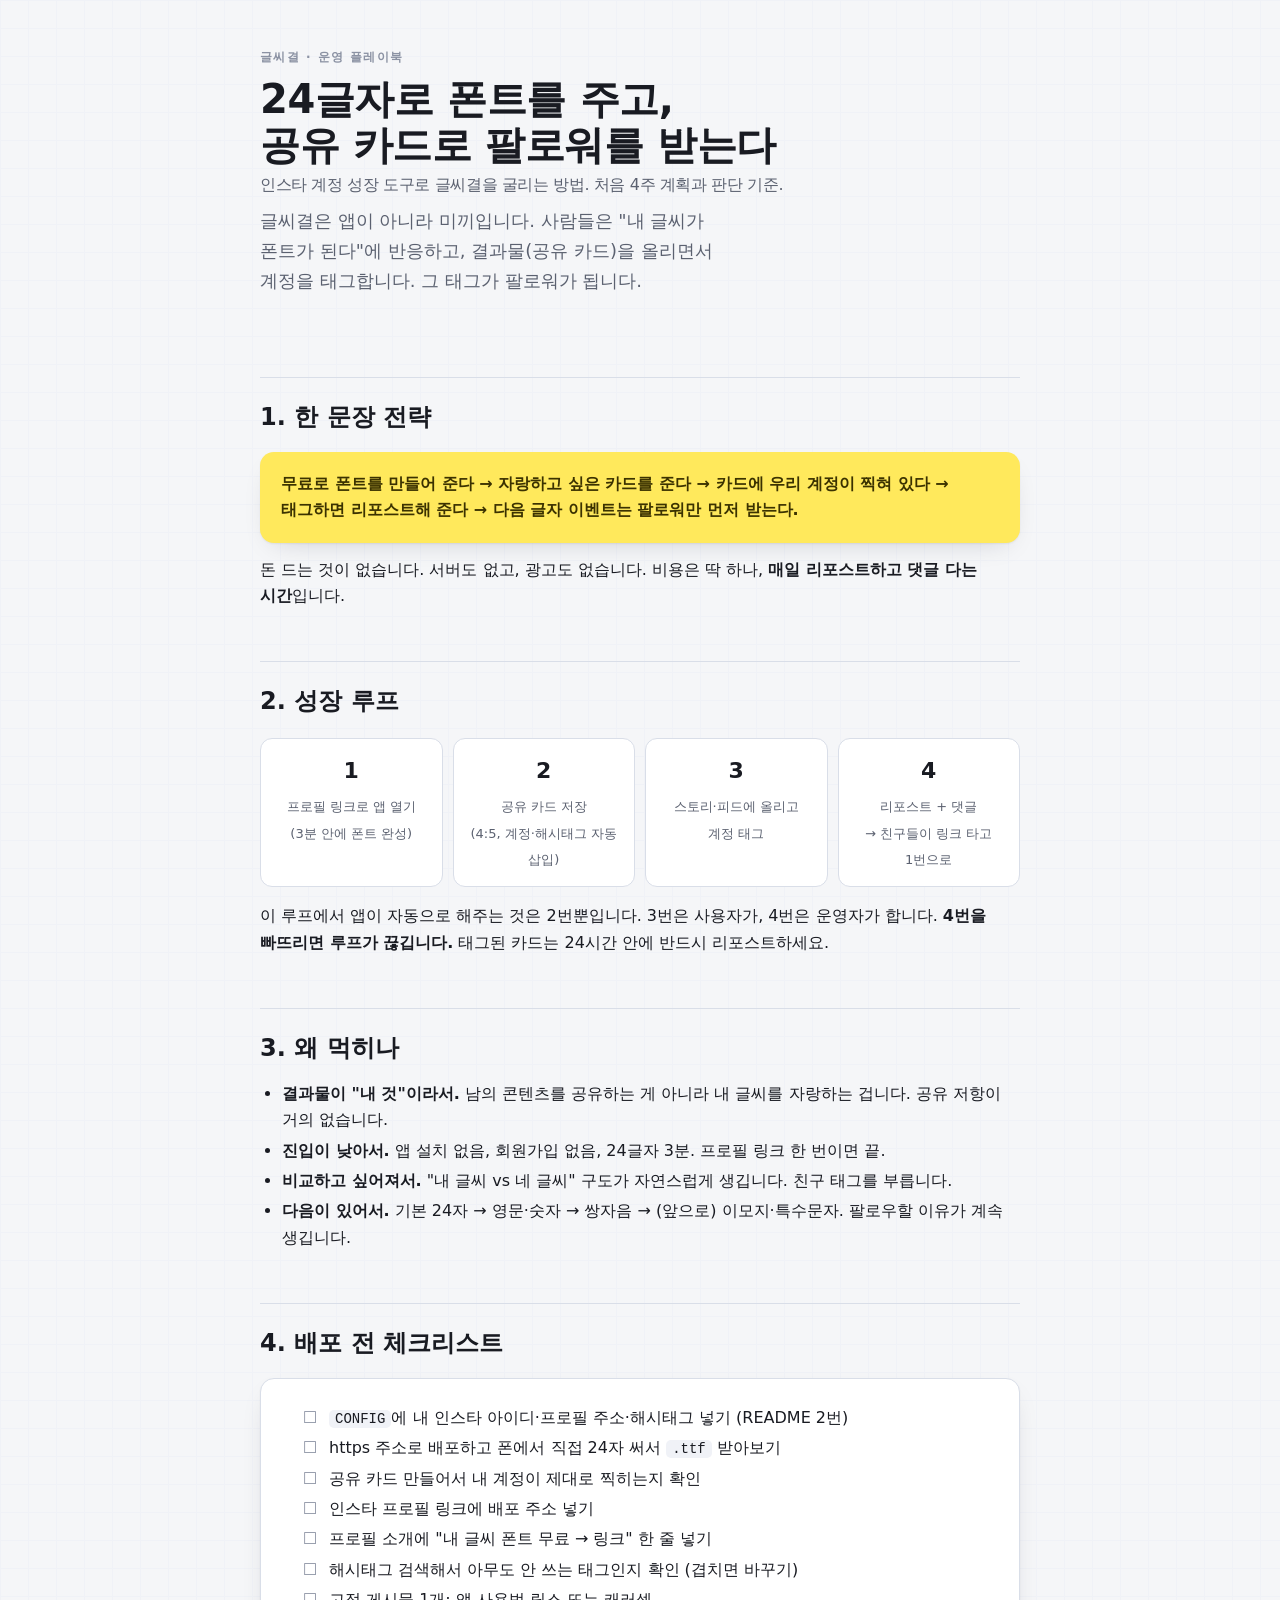
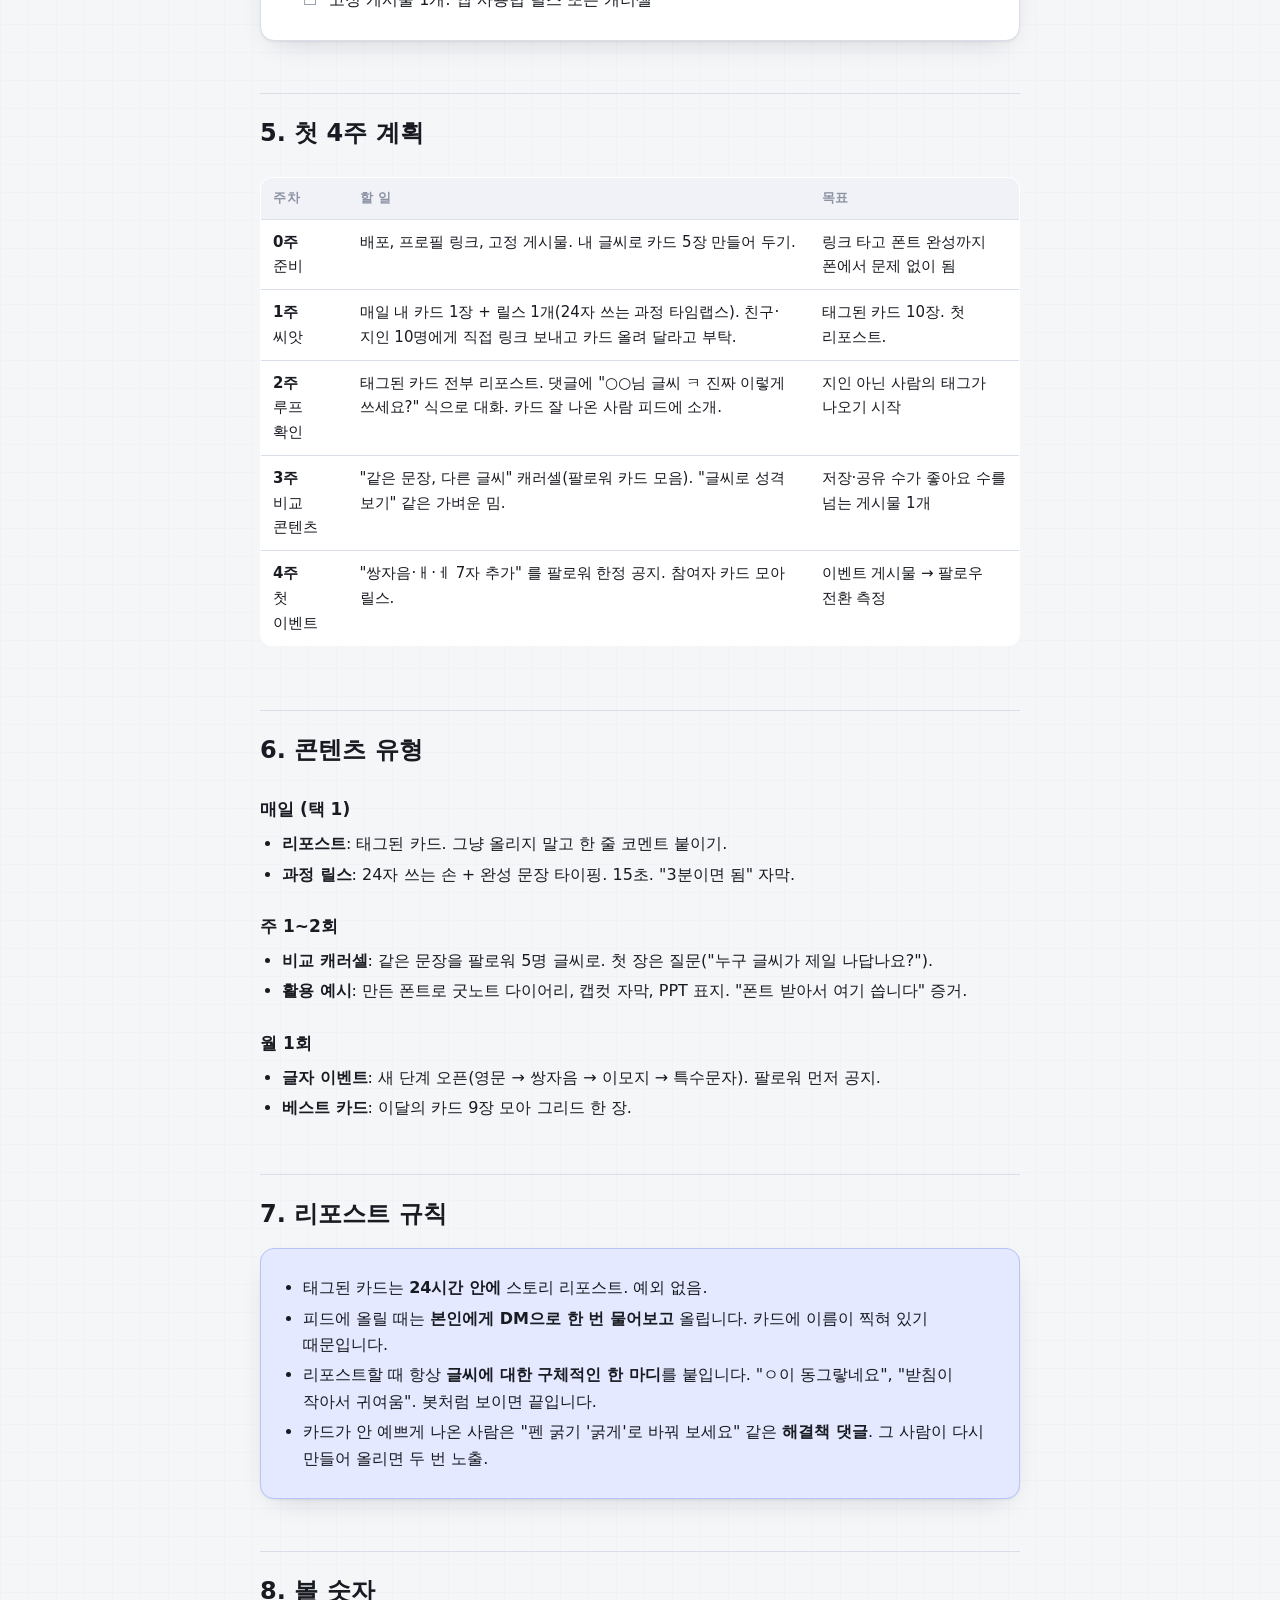
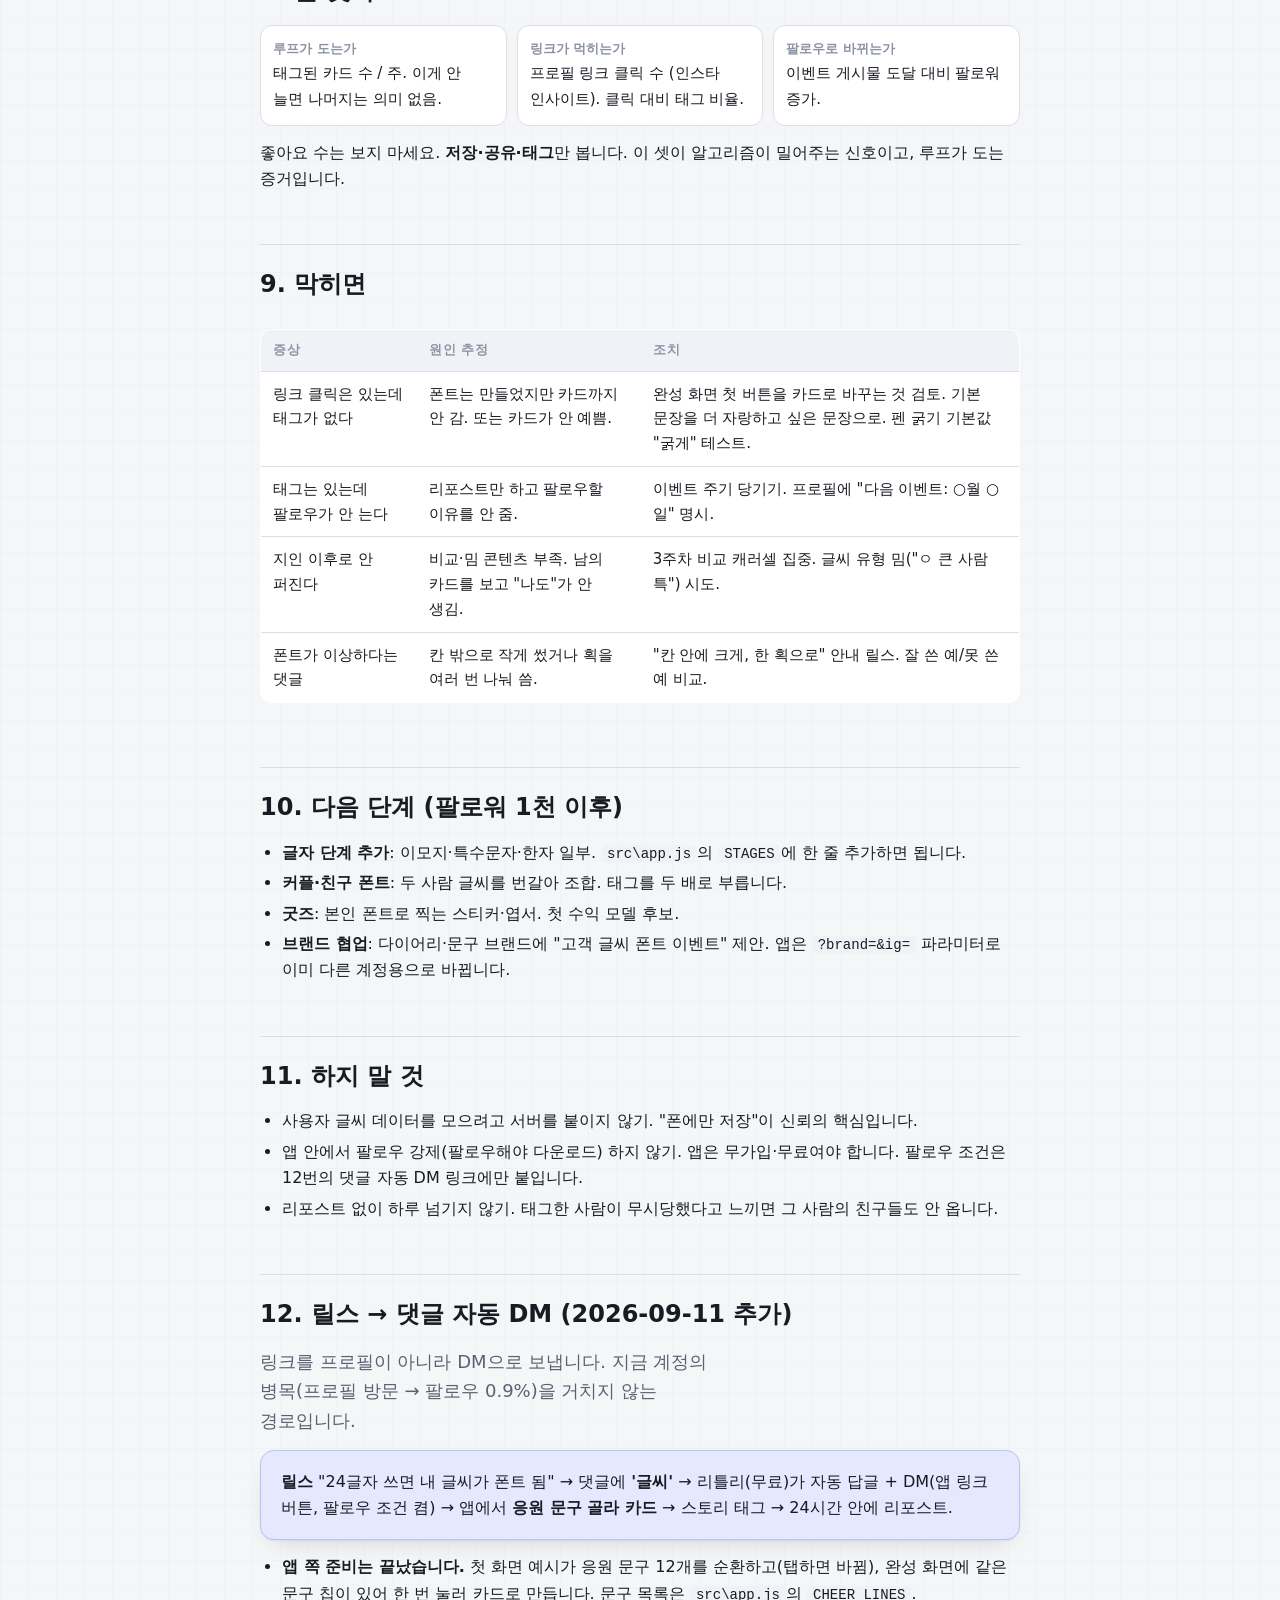
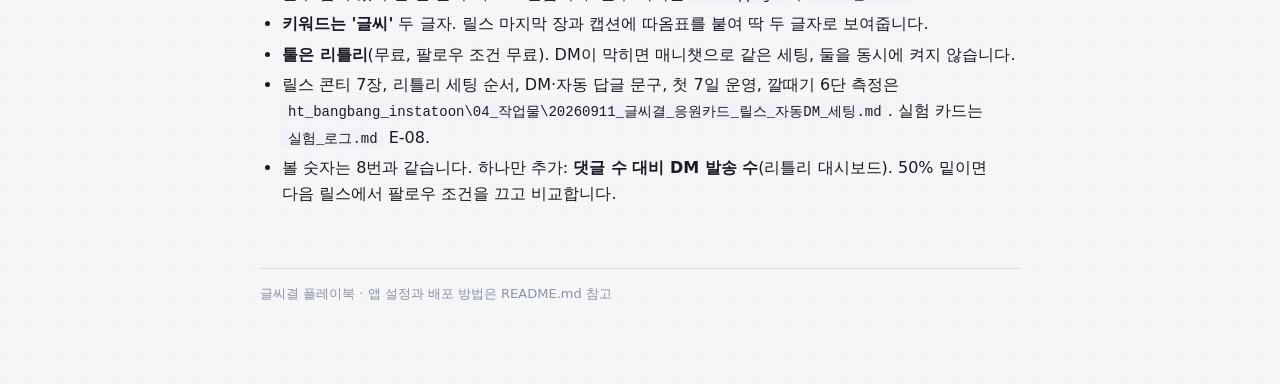
<file: 플레이북.html>
<!DOCTYPE html>
<html lang="ko">
<head>
<meta charset="utf-8">
<meta name="viewport" content="width=device-width, initial-scale=1">
<title>글씨결 플레이북</title>
<style>
  :root {
    --paper: #F5F6F8; --paper-2: #FFFFFF; --line: #D9DEE8; --grid-2: #F0F2F7;
    --ink: #191B22; --ink-2: #5B6170; --ink-3: #8B92A3;
    --pen: #2044C8; --pen-soft: #E4E9FF; --pen-line: #B8C4F5;
    --hl: #FFE95C; --hl-ink: #3B3200;
    --ok: #1B9556; --danger: #D64545;
  }
  @media (prefers-color-scheme: dark) {
    :root { --paper: #14161C; --paper-2: #1C1F27; --line: #2C3140; --grid-2: #1F222C; --ink: #ECEEF3; --ink-2: #A9B0C2; --ink-3: #757C8E; --pen: #7E9AFF; --pen-soft: #242C4C; --pen-line: #3B4A85; --hl: #E3CB3E; --hl-ink: #1A1600; --ok: #3CC47C; --danger: #F06A6A; }
  }
  * { box-sizing: border-box; }
  body {
    margin: 0; padding: 0 20px 80px; background: var(--paper); color: var(--ink);
    background-image: linear-gradient(var(--grid-2) 1px, transparent 1px), linear-gradient(90deg, var(--grid-2) 1px, transparent 1px);
    background-size: 28px 28px;
    font-family: "Apple SD Gothic Neo", "Malgun Gothic", "Noto Sans KR", system-ui, sans-serif;
    font-size: 16px; line-height: 1.65; word-break: keep-all;
  }
  .wrap { max-width: 760px; margin: 0 auto; }
  header { padding: 48px 0 20px; }
  .eyebrow { font-size: 12px; font-weight: 700; letter-spacing: .12em; text-transform: uppercase; color: var(--ink-3); }
  h1 { font-size: 40px; line-height: 1.15; margin: 8px 0 12px; letter-spacing: -.01em; }
  h1 small { display: block; font-size: 16px; font-weight: 500; color: var(--ink-2); margin-top: 8px; }
  h2 { font-size: 24px; margin: 52px 0 12px; padding-top: 20px; border-top: 1px solid var(--line); }
  h3 { font-size: 17px; margin: 24px 0 8px; }
  p { margin: 10px 0; }
  .lead { font-size: 18px; color: var(--ink-2); max-width: 40ch; }
  .card { background: var(--paper-2); border: 1px solid var(--line); border-radius: 14px; padding: 18px 20px; margin: 14px 0; box-shadow: 0 1px 2px rgba(20,24,40,.06), 0 10px 28px -14px rgba(20,24,40,.22); }
  .card.hl { background: var(--hl); color: var(--hl-ink); border-color: transparent; }
  .card.pen { background: var(--pen-soft); border-color: var(--pen-line); }
  .loop { display: grid; grid-template-columns: repeat(4, 1fr); gap: 10px; margin: 16px 0; }
  .loop div { background: var(--paper-2); border: 1px solid var(--line); border-radius: 12px; padding: 14px 12px; text-align: center; }
  .loop b { display: block; font-size: 22px; margin-bottom: 4px; }
  .loop span { font-size: 13px; color: var(--ink-2); }
  @media (max-width: 560px) { .loop { grid-template-columns: repeat(2, 1fr); } h1 { font-size: 32px; } }
  table { width: 100%; border-collapse: collapse; margin: 12px 0; font-size: 15px; background: var(--paper-2); border: 1px solid var(--line); border-radius: 12px; overflow: hidden; }
  th, td { text-align: left; padding: 10px 12px; border-bottom: 1px solid var(--line); vertical-align: top; }
  th { font-size: 12.5px; letter-spacing: .06em; text-transform: uppercase; color: var(--ink-3); background: var(--grid-2); }
  tr:last-child td { border-bottom: 0; }
  .tbl { overflow-x: auto; }
  ul, ol { padding-left: 22px; margin: 8px 0; }
  li { margin: 4px 0; }
  li b { color: var(--ink); }
  code { font-family: Consolas, "SF Mono", monospace; font-size: 14px; background: var(--grid-2); padding: 1px 6px; border-radius: 5px; }
  .kpi { display: grid; grid-template-columns: repeat(3, 1fr); gap: 10px; margin: 14px 0; }
  .kpi div { background: var(--paper-2); border: 1px solid var(--line); border-radius: 12px; padding: 12px; }
  .kpi b { display: block; font-size: 13px; color: var(--ink-3); font-weight: 600; }
  .kpi span { font-size: 15px; }
  @media (max-width: 560px) { .kpi { grid-template-columns: 1fr; } }
  .tag { display: inline-block; font-size: 12px; font-weight: 700; padding: 2px 8px; border-radius: 6px; background: var(--hl); color: var(--hl-ink); margin-right: 6px; vertical-align: middle; }
  .check li { list-style: none; position: relative; padding-left: 26px; }
  .check li::before { content: "☐"; position: absolute; left: 0; color: var(--ink-3); }
  .foot { margin-top: 60px; font-size: 13px; color: var(--ink-3); border-top: 1px solid var(--line); padding-top: 14px; }
</style>
</head>
<body>
<div class="wrap">

<header>
  <div class="eyebrow">글씨결 · 운영 플레이북</div>
  <h1>24글자로 폰트를 주고,<br>공유 카드로 팔로워를 받는다
    <small>인스타 계정 성장 도구로 글씨결을 굴리는 방법. 처음 4주 계획과 판단 기준.</small>
  </h1>
  <p class="lead">글씨결은 앱이 아니라 미끼입니다. 사람들은 "내 글씨가 폰트가 된다"에 반응하고, 결과물(공유 카드)을 올리면서 계정을 태그합니다. 그 태그가 팔로워가 됩니다.</p>
</header>

<h2>1. 한 문장 전략</h2>
<div class="card hl">
  <b>무료로 폰트를 만들어 준다 → 자랑하고 싶은 카드를 준다 → 카드에 우리 계정이 찍혀 있다 → 태그하면 리포스트해 준다 → 다음 글자 이벤트는 팔로워만 먼저 받는다.</b>
</div>
<p>돈 드는 것이 없습니다. 서버도 없고, 광고도 없습니다. 비용은 딱 하나, <b>매일 리포스트하고 댓글 다는 시간</b>입니다.</p>

<h2>2. 성장 루프</h2>
<div class="loop">
  <div><b>1</b><span>프로필 링크로 앱 열기<br>(3분 안에 폰트 완성)</span></div>
  <div><b>2</b><span>공유 카드 저장<br>(4:5, 계정·해시태그 자동 삽입)</span></div>
  <div><b>3</b><span>스토리·피드에 올리고<br>계정 태그</span></div>
  <div><b>4</b><span>리포스트 + 댓글<br>→ 친구들이 링크 타고 1번으로</span></div>
</div>
<p>이 루프에서 앱이 자동으로 해주는 것은 2번뿐입니다. 3번은 사용자가, 4번은 운영자가 합니다. <b>4번을 빠뜨리면 루프가 끊깁니다.</b> 태그된 카드는 24시간 안에 반드시 리포스트하세요.</p>

<h2>3. 왜 먹히나</h2>
<ul>
  <li><b>결과물이 "내 것"이라서.</b> 남의 콘텐츠를 공유하는 게 아니라 내 글씨를 자랑하는 겁니다. 공유 저항이 거의 없습니다.</li>
  <li><b>진입이 낮아서.</b> 앱 설치 없음, 회원가입 없음, 24글자 3분. 프로필 링크 한 번이면 끝.</li>
  <li><b>비교하고 싶어져서.</b> "내 글씨 vs 네 글씨" 구도가 자연스럽게 생깁니다. 친구 태그를 부릅니다.</li>
  <li><b>다음이 있어서.</b> 기본 24자 → 영문·숫자 → 쌍자음 → (앞으로) 이모지·특수문자. 팔로우할 이유가 계속 생깁니다.</li>
</ul>

<h2>4. 배포 전 체크리스트</h2>
<div class="card">
<ul class="check">
  <li><code>CONFIG</code>에 내 인스타 아이디·프로필 주소·해시태그 넣기 (README 2번)</li>
  <li>https 주소로 배포하고 폰에서 직접 24자 써서 <code>.ttf</code> 받아보기</li>
  <li>공유 카드 만들어서 내 계정이 제대로 찍히는지 확인</li>
  <li>인스타 프로필 링크에 배포 주소 넣기</li>
  <li>프로필 소개에 "내 글씨 폰트 무료 → 링크" 한 줄 넣기</li>
  <li>해시태그 검색해서 아무도 안 쓰는 태그인지 확인 (겹치면 바꾸기)</li>
  <li>고정 게시물 1개: 앱 사용법 릴스 또는 캐러셀</li>
</ul>
</div>

<h2>5. 첫 4주 계획</h2>
<div class="tbl"><table>
  <tr><th>주차</th><th>할 일</th><th>목표</th></tr>
  <tr><td><b>0주</b><br>준비</td><td>배포, 프로필 링크, 고정 게시물. 내 글씨로 카드 5장 만들어 두기.</td><td>링크 타고 폰트 완성까지 폰에서 문제 없이 됨</td></tr>
  <tr><td><b>1주</b><br>씨앗</td><td>매일 내 카드 1장 + 릴스 1개(24자 쓰는 과정 타임랩스). 친구·지인 10명에게 직접 링크 보내고 카드 올려 달라고 부탁.</td><td>태그된 카드 10장. 첫 리포스트.</td></tr>
  <tr><td><b>2주</b><br>루프 확인</td><td>태그된 카드 전부 리포스트. 댓글에 "○○님 글씨 ㅋ 진짜 이렇게 쓰세요?" 식으로 대화. 카드 잘 나온 사람 피드에 소개.</td><td>지인 아닌 사람의 태그가 나오기 시작</td></tr>
  <tr><td><b>3주</b><br>비교 콘텐츠</td><td>"같은 문장, 다른 글씨" 캐러셀(팔로워 카드 모음). "글씨로 성격 보기" 같은 가벼운 밈.</td><td>저장·공유 수가 좋아요 수를 넘는 게시물 1개</td></tr>
  <tr><td><b>4주</b><br>첫 이벤트</td><td>"쌍자음·ㅐ·ㅔ 7자 추가" 를 팔로워 한정 공지. 참여자 카드 모아 릴스.</td><td>이벤트 게시물 → 팔로우 전환 측정</td></tr>
</table></div>

<h2>6. 콘텐츠 유형</h2>
<h3>매일 (택 1)</h3>
<ul>
  <li><b>리포스트</b>: 태그된 카드. 그냥 올리지 말고 한 줄 코멘트 붙이기.</li>
  <li><b>과정 릴스</b>: 24자 쓰는 손 + 완성 문장 타이핑. 15초. "3분이면 됨" 자막.</li>
</ul>
<h3>주 1~2회</h3>
<ul>
  <li><b>비교 캐러셀</b>: 같은 문장을 팔로워 5명 글씨로. 첫 장은 질문("누구 글씨가 제일 나답나요?").</li>
  <li><b>활용 예시</b>: 만든 폰트로 굿노트 다이어리, 캡컷 자막, PPT 표지. "폰트 받아서 여기 씁니다" 증거.</li>
</ul>
<h3>월 1회</h3>
<ul>
  <li><b>글자 이벤트</b>: 새 단계 오픈(영문 → 쌍자음 → 이모지 → 특수문자). 팔로워 먼저 공지.</li>
  <li><b>베스트 카드</b>: 이달의 카드 9장 모아 그리드 한 장.</li>
</ul>

<h2>7. 리포스트 규칙</h2>
<div class="card pen">
  <ul>
    <li>태그된 카드는 <b>24시간 안에</b> 스토리 리포스트. 예외 없음.</li>
    <li>피드에 올릴 때는 <b>본인에게 DM으로 한 번 물어보고</b> 올립니다. 카드에 이름이 찍혀 있기 때문입니다.</li>
    <li>리포스트할 때 항상 <b>글씨에 대한 구체적인 한 마디</b>를 붙입니다. "ㅇ이 동그랗네요", "받침이 작아서 귀여움". 봇처럼 보이면 끝입니다.</li>
    <li>카드가 안 예쁘게 나온 사람은 "펜 굵기 '굵게'로 바꿔 보세요" 같은 <b>해결책 댓글</b>. 그 사람이 다시 만들어 올리면 두 번 노출.</li>
  </ul>
</div>

<h2>8. 볼 숫자</h2>
<div class="kpi">
  <div><b>루프가 도는가</b><span>태그된 카드 수 / 주. 이게 안 늘면 나머지는 의미 없음.</span></div>
  <div><b>링크가 먹히는가</b><span>프로필 링크 클릭 수 (인스타 인사이트). 클릭 대비 태그 비율.</span></div>
  <div><b>팔로우로 바뀌는가</b><span>이벤트 게시물 도달 대비 팔로워 증가.</span></div>
</div>
<p>좋아요 수는 보지 마세요. <b>저장·공유·태그</b>만 봅니다. 이 셋이 알고리즘이 밀어주는 신호이고, 루프가 도는 증거입니다.</p>

<h2>9. 막히면</h2>
<div class="tbl"><table>
  <tr><th>증상</th><th>원인 추정</th><th>조치</th></tr>
  <tr><td>링크 클릭은 있는데 태그가 없다</td><td>폰트는 만들었지만 카드까지 안 감. 또는 카드가 안 예쁨.</td><td>완성 화면 첫 버튼을 카드로 바꾸는 것 검토. 기본 문장을 더 자랑하고 싶은 문장으로. 펜 굵기 기본값 "굵게" 테스트.</td></tr>
  <tr><td>태그는 있는데 팔로우가 안 는다</td><td>리포스트만 하고 팔로우할 이유를 안 줌.</td><td>이벤트 주기 당기기. 프로필에 "다음 이벤트: ○월 ○일" 명시.</td></tr>
  <tr><td>지인 이후로 안 퍼진다</td><td>비교·밈 콘텐츠 부족. 남의 카드를 보고 "나도"가 안 생김.</td><td>3주차 비교 캐러셀 집중. 글씨 유형 밈("ㅇ 큰 사람 특") 시도.</td></tr>
  <tr><td>폰트가 이상하다는 댓글</td><td>칸 밖으로 작게 썼거나 획을 여러 번 나눠 씀.</td><td>"칸 안에 크게, 한 획으로" 안내 릴스. 잘 쓴 예/못 쓴 예 비교.</td></tr>
</table></div>

<h2>10. 다음 단계 (팔로워 1천 이후)</h2>
<ul>
  <li><b>글자 단계 추가</b>: 이모지·특수문자·한자 일부. <code>src\app.js</code>의 <code>STAGES</code>에 한 줄 추가하면 됩니다.</li>
  <li><b>커플·친구 폰트</b>: 두 사람 글씨를 번갈아 조합. 태그를 두 배로 부릅니다.</li>
  <li><b>굿즈</b>: 본인 폰트로 찍는 스티커·엽서. 첫 수익 모델 후보.</li>
  <li><b>브랜드 협업</b>: 다이어리·문구 브랜드에 "고객 글씨 폰트 이벤트" 제안. 앱은 <code>?brand=&ig=</code> 파라미터로 이미 다른 계정용으로 바뀝니다.</li>
</ul>

<h2>11. 하지 말 것</h2>
<ul>
  <li>사용자 글씨 데이터를 모으려고 서버를 붙이지 않기. "폰에만 저장"이 신뢰의 핵심입니다.</li>
  <li>앱 안에서 팔로우 강제(팔로우해야 다운로드) 하지 않기. 앱은 무가입·무료여야 합니다. 팔로우 조건은 12번의 댓글 자동 DM 링크에만 붙입니다.</li>
  <li>리포스트 없이 하루 넘기지 않기. 태그한 사람이 무시당했다고 느끼면 그 사람의 친구들도 안 옵니다.</li>
</ul>

<h2>12. 릴스 → 댓글 자동 DM (2026-09-11 추가)</h2>
<p class="lead">링크를 프로필이 아니라 DM으로 보냅니다. 지금 계정의 병목(프로필 방문 → 팔로우 0.9%)을 거치지 않는 경로입니다.</p>
<div class="card pen">
  <b>릴스</b> "24글자 쓰면 내 글씨가 폰트 됨" → 댓글에 <b>'글씨'</b> → 리틀리(무료)가 자동 답글 + DM(앱 링크 버튼, 팔로우 조건 켬) → 앱에서 <b>응원 문구 골라 카드</b> → 스토리 태그 → 24시간 안에 리포스트.
</div>
<ul>
  <li><b>앱 쪽 준비는 끝났습니다.</b> 첫 화면 예시가 응원 문구 12개를 순환하고(탭하면 바뀜), 완성 화면에 같은 문구 칩이 있어 한 번 눌러 카드로 만듭니다. 문구 목록은 <code>src\app.js</code>의 <code>CHEER_LINES</code>.</li>
  <li><b>키워드는 '글씨'</b> 두 글자. 릴스 마지막 장과 캡션에 따옴표를 붙여 딱 두 글자로 보여줍니다.</li>
  <li><b>툴은 리틀리</b>(무료, 팔로우 조건 무료). DM이 막히면 매니챗으로 같은 세팅, 둘을 동시에 켜지 않습니다.</li>
  <li>릴스 콘티 7장, 리틀리 세팅 순서, DM·자동 답글 문구, 첫 7일 운영, 깔때기 6단 측정은 <code>ht_bangbang_instatoon\04_작업물\20260911_글씨결_응원카드_릴스_자동DM_세팅.md</code>. 실험 카드는 <code>실험_로그.md</code> E-08.</li>
  <li>볼 숫자는 8번과 같습니다. 하나만 추가: <b>댓글 수 대비 DM 발송 수</b>(리틀리 대시보드). 50% 밑이면 다음 릴스에서 팔로우 조건을 끄고 비교합니다.</li>
</ul>

<div class="foot">글씨결 플레이북 · 앱 설정과 배포 방법은 README.md 참고</div>
</div>
</body>
</html>
</file>
